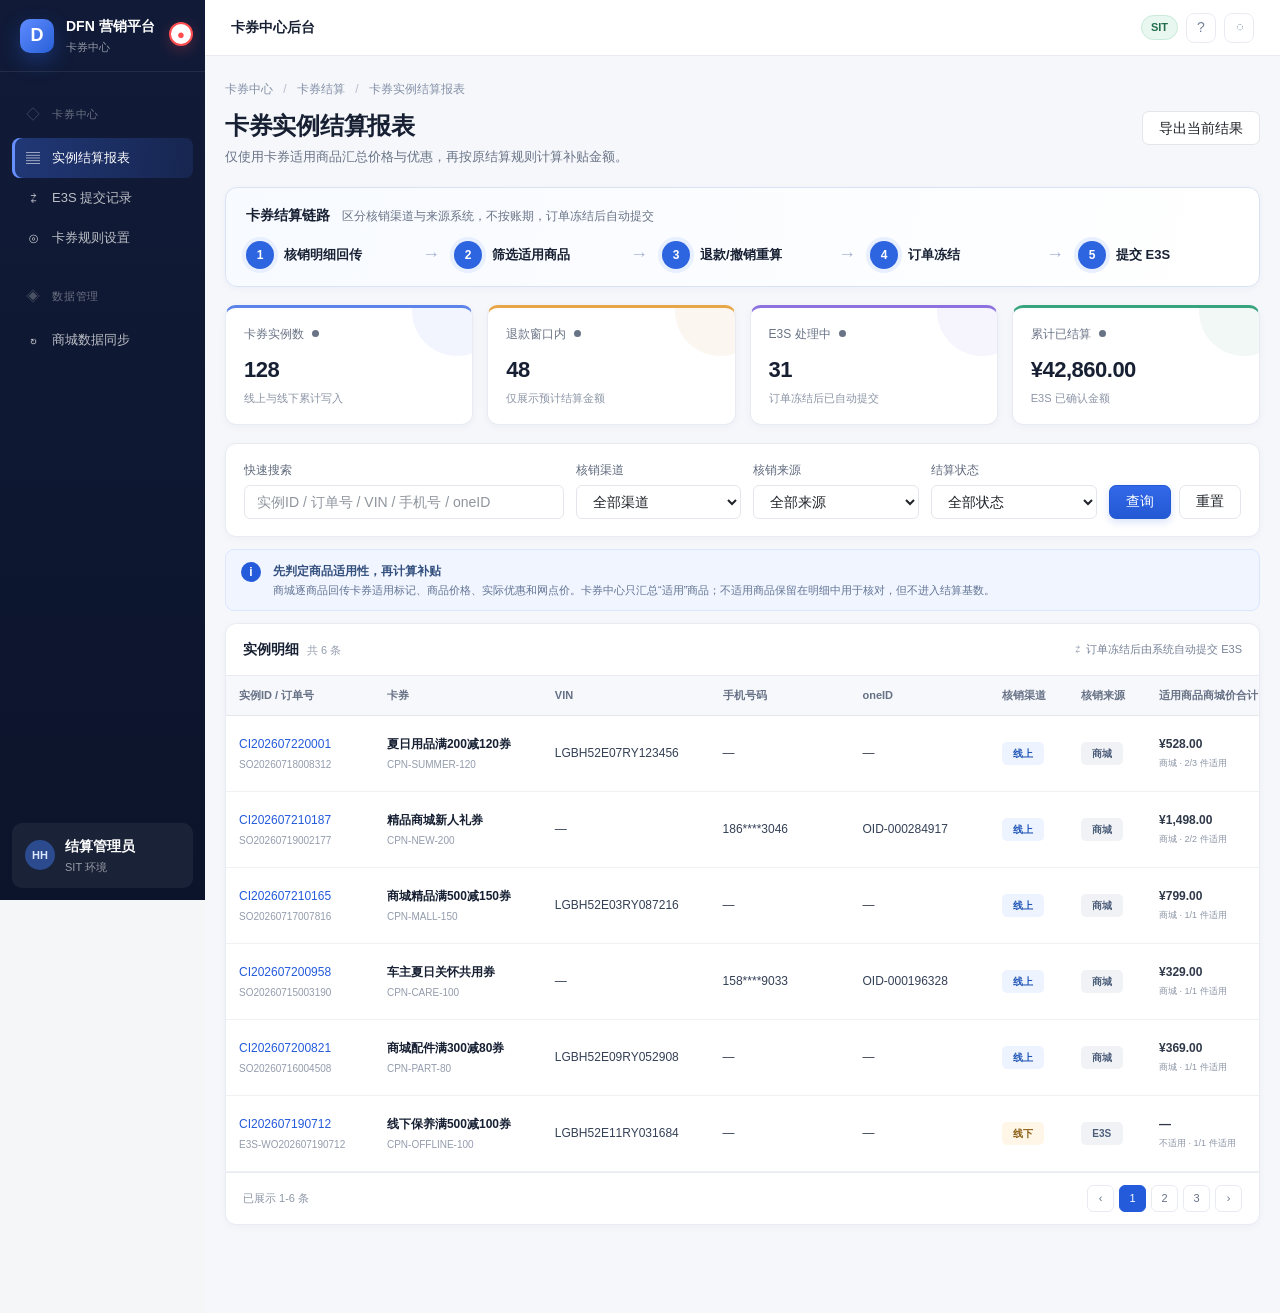
<file: index.html>
<!DOCTYPE html>
<html lang="zh-CN">
<head>
  <meta charset="UTF-8">
  <meta name="viewport" content="width=device-width, initial-scale=1.0">
  <title>商城卡券结算原型</title>
  <link rel="icon" href="data:,">
  <link rel="stylesheet" href="assets/css/global.css">
  <link rel="stylesheet" href="assets/css/app.css">
  <link rel="stylesheet" href="annotations/annotation.css">
</head>
<body>
  <div class="app-layout">
    <aside class="app-sidebar">
      <div class="brand-block">
        <div class="brand-mark">D</div>
        <div><strong>DFN 营销平台</strong><span>卡券中心</span></div>
      </div>
      <nav id="main-nav" class="sidebar-nav"></nav>
      <div class="sidebar-footer">
        <span class="avatar">HH</span>
        <div><strong>结算管理员</strong><span>SIT 环境</span></div>
      </div>
    </aside>
    <section class="workspace">
      <header class="topbar">
        <div class="topbar-title">卡券中心后台</div>
        <div class="topbar-actions"><span class="env-pill">SIT</span><button class="icon-btn" aria-label="帮助">?</button><button class="icon-btn" aria-label="通知">◌</button></div>
      </header>
      <main id="app" class="app-main" aria-live="polite">
        <div class="page-loading">正在加载商城卡券结算报表…</div>
      </main>
    </section>
  </div>

  <div id="toast" class="toast" role="status"></div>
  <script src="mock/data.js"></script>
  <script src="js/common.js"></script>
  <script src="js/app.js"></script>
  <script src="js/nav.js"></script>
  <script>
    window.AnnotationConfig = {
      projectId: "prototype-852ae282",
      dataVersion: "1",
      page: "index"
    };
  </script>
  <script src="annotations/annotations.js"></script>
  <script src="annotations/annotation-runtime.js"></script>
</body>
</html>
</file>
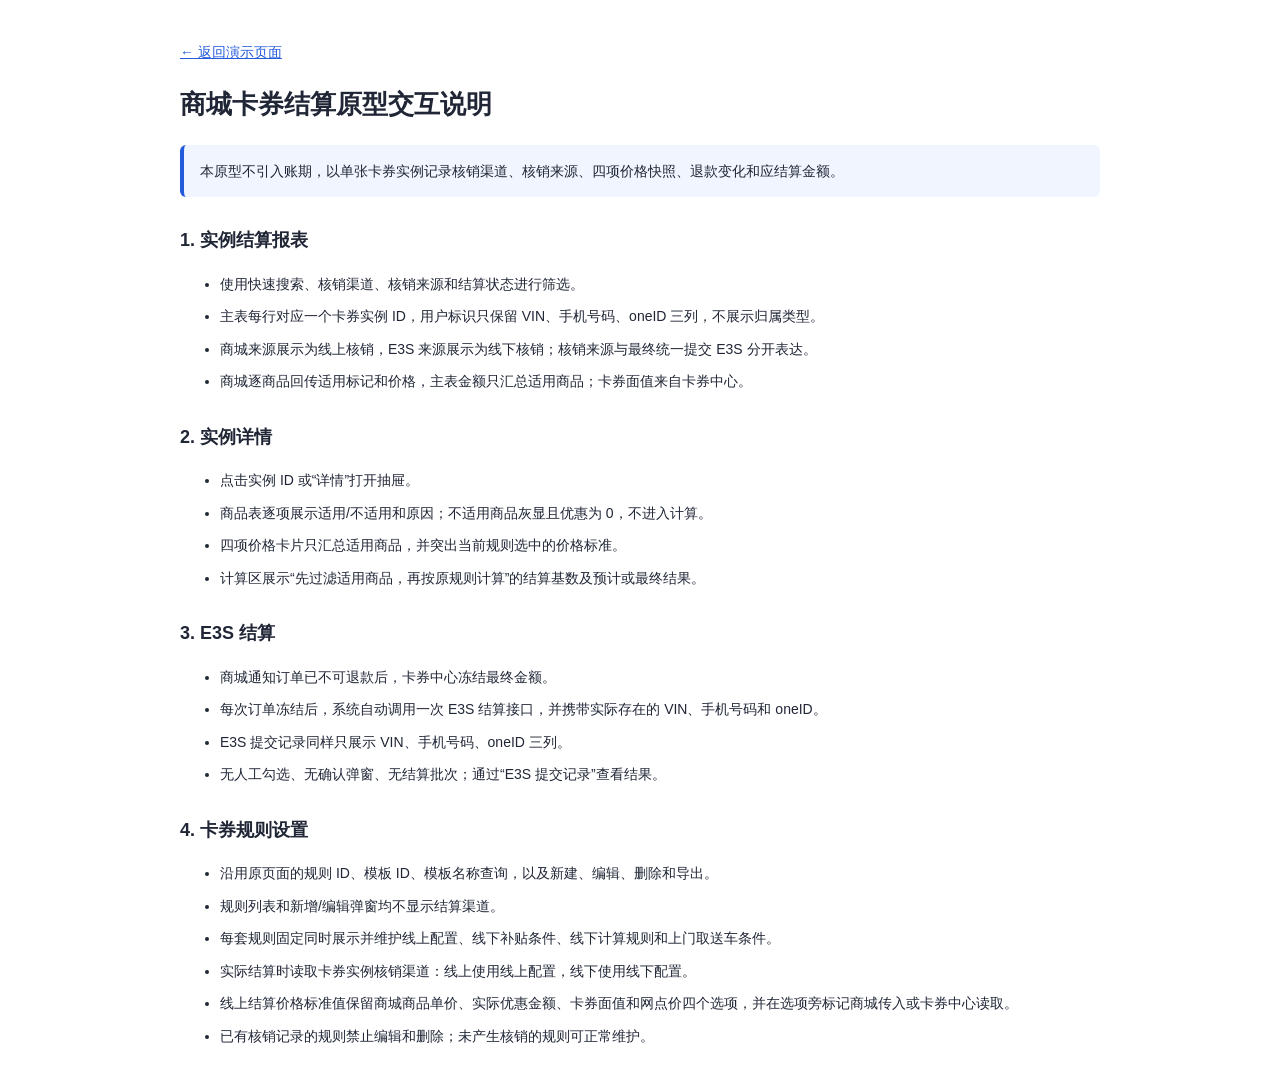
<file: docs/interaction.html>
<!DOCTYPE html>
<html lang="zh-CN">
<head>
  <meta charset="UTF-8">
  <meta name="viewport" content="width=device-width, initial-scale=1.0">
  <title>商城卡券结算原型 - 交互说明</title>
  <style>body{max-width:920px;margin:40px auto;padding:0 24px;color:#202636;font:14px/1.75 -apple-system,BlinkMacSystemFont,"PingFang SC",sans-serif}a{color:#245bdb}h1{font-size:26px}h2{margin-top:28px;font-size:18px}li{margin:8px 0}.note{padding:14px 16px;background:#f0f5ff;border-left:4px solid #245bdb;border-radius:6px}</style>
</head>
<body>
  <a href="../index.html">← 返回演示页面</a>
  <h1>商城卡券结算原型交互说明</h1>
  <p class="note">本原型不引入账期，以单张卡券实例记录核销渠道、核销来源、四项价格快照、退款变化和应结算金额。</p>
  <h2>1. 实例结算报表</h2>
  <ul><li>使用快速搜索、核销渠道、核销来源和结算状态进行筛选。</li><li>主表每行对应一个卡券实例 ID，用户标识只保留 VIN、手机号码、oneID 三列，不展示归属类型。</li><li>商城来源展示为线上核销，E3S 来源展示为线下核销；核销来源与最终统一提交 E3S 分开表达。</li><li>商城逐商品回传适用标记和价格，主表金额只汇总适用商品；卡券面值来自卡券中心。</li></ul>
  <h2>2. 实例详情</h2>
  <ul><li>点击实例 ID 或“详情”打开抽屉。</li><li>商品表逐项展示适用/不适用和原因；不适用商品灰显且优惠为 0，不进入计算。</li><li>四项价格卡片只汇总适用商品，并突出当前规则选中的价格标准。</li><li>计算区展示“先过滤适用商品，再按原规则计算”的结算基数及预计或最终结果。</li></ul>
  <h2>3. E3S 结算</h2>
  <ul><li>商城通知订单已不可退款后，卡券中心冻结最终金额。</li><li>每次订单冻结后，系统自动调用一次 E3S 结算接口，并携带实际存在的 VIN、手机号码和 oneID。</li><li>E3S 提交记录同样只展示 VIN、手机号码、oneID 三列。</li><li>无人工勾选、无确认弹窗、无结算批次；通过“E3S 提交记录”查看结果。</li></ul>
  <h2>4. 卡券规则设置</h2>
  <ul><li>沿用原页面的规则 ID、模板 ID、模板名称查询，以及新建、编辑、删除和导出。</li><li>规则列表和新增/编辑弹窗均不显示结算渠道。</li><li>每套规则固定同时展示并维护线上配置、线下补贴条件、线下计算规则和上门取送车条件。</li><li>实际结算时读取卡券实例核销渠道：线上使用线上配置，线下使用线下配置。</li><li>线上结算价格标准值保留商城商品单价、实际优惠金额、卡券面值和网点价四个选项，并在选项旁标记商城传入或卡券中心读取。</li><li>已有核销记录的规则禁止编辑和删除；未产生核销的规则可正常维护。</li></ul>
</body>
</html>
</file>
<file: assets/css/global.css>
/* ========================================
   Global B端 Design Tokens & Shared Components
   ======================================== */

:root {
  /* ---- Color Palette ---- */
  --color-primary: #3370ff;
  --color-primary-hover: #2860e1;
  --color-success: #34c759;
  --color-warning: #ff9500;
  --color-danger: #ff3b30;
  --color-info: #5ac8fa;

  --color-text-primary: #1f2329;
  --color-text-secondary: #646a73;
  --color-text-disabled: #c0c4cc;
  --color-text-placeholder: #8f959e;

  --color-bg-page: #f5f6f8;
  --color-bg-white: #ffffff;
  --color-bg-hover: #f2f3f5;

  --color-border: #e5e6eb;
  --color-border-light: #f0f1f5;
  --color-divider: #ebecf0;

  /* ---- Typography ---- */
  --font-family: -apple-system, BlinkMacSystemFont, "Segoe UI", "PingFang SC",
    "Hiragino Sans GB", "Microsoft YaHei", Arial, sans-serif;
  --font-size-xs: 12px;
  --font-size-sm: 13px;
  --font-size-base: 14px;
  --font-size-lg: 16px;
  --font-size-xl: 20px;
  --font-size-xxl: 24px;

  /* ---- Spacing ---- */
  --spacing-xs: 4px;
  --spacing-sm: 8px;
  --spacing-md: 12px;
  --spacing-lg: 16px;
  --spacing-xl: 24px;
  --spacing-xxl: 32px;

  /* ---- Border Radius ---- */
  --radius-sm: 4px;
  --radius-md: 6px;
  --radius-lg: 8px;

  /* ---- Shadows ---- */
  --shadow-sm: 0 1px 2px rgba(0, 0, 0, 0.04);
  --shadow-md: 0 4px 12px rgba(0, 0, 0, 0.08);
  --shadow-lg: 0 8px 24px rgba(0, 0, 0, 0.12);
}

/* ---- Reset ---- */
*,
*::before,
*::after {
  box-sizing: border-box;
  margin: 0;
  padding: 0;
}

body {
  color: var(--color-text-primary);
  background: var(--color-bg-page);
  font-family: var(--font-family);
  font-size: var(--font-size-base);
  line-height: 1.5;
  -webkit-font-smoothing: antialiased;
}

a {
  color: var(--color-primary);
  text-decoration: none;
}

a:hover {
  color: var(--color-primary-hover);
}

/* ---- Shared Component: Button ---- */
.btn {
  display: inline-flex;
  align-items: center;
  justify-content: center;
  height: 32px;
  padding: 0 var(--spacing-lg);
  font-size: var(--font-size-base);
  font-weight: 500;
  border: 1px solid var(--color-border);
  border-radius: var(--radius-md);
  background: var(--color-bg-white);
  color: var(--color-text-primary);
  cursor: pointer;
  transition: all 0.2s ease;
  user-select: none;
  white-space: nowrap;
}

.btn:hover {
  border-color: var(--color-primary);
  color: var(--color-primary);
}

.btn:disabled {
  color: var(--color-text-disabled);
  cursor: not-allowed;
}

.btn-primary {
  background: var(--color-primary);
  border-color: var(--color-primary);
  color: #fff;
}

.btn-primary:hover {
  background: var(--color-primary-hover);
  border-color: var(--color-primary-hover);
  color: #fff;
}

.btn-danger {
  background: var(--color-danger);
  border-color: var(--color-danger);
  color: #fff;
}

.btn-danger:hover {
  opacity: 0.85;
  color: #fff;
}

/* ---- Shared Component: Table ---- */
.table-wrapper {
  overflow-x: auto;
}

table {
  width: 100%;
  border-collapse: collapse;
  font-size: var(--font-size-base);
}

thead th {
  padding: var(--spacing-md) var(--spacing-lg);
  text-align: left;
  font-weight: 600;
  color: var(--color-text-secondary);
  background: var(--color-bg-hover);
  border-bottom: 1px solid var(--color-border);
  white-space: nowrap;
}

tbody td {
  padding: var(--spacing-md) var(--spacing-lg);
  border-bottom: 1px solid var(--color-border-light);
}

tbody tr:hover {
  background: var(--color-bg-hover);
}

/* ---- Shared Component: Form ---- */
.form-group {
  margin-bottom: var(--spacing-lg);
}

.form-label {
  display: block;
  margin-bottom: var(--spacing-xs);
  font-size: var(--font-size-base);
  font-weight: 500;
  color: var(--color-text-primary);
}

.form-input,
.form-select,
.form-textarea {
  width: 100%;
  height: 32px;
  padding: 0 var(--spacing-md);
  font-size: var(--font-size-base);
  font-family: var(--font-family);
  color: var(--color-text-primary);
  background: var(--color-bg-white);
  border: 1px solid var(--color-border);
  border-radius: var(--radius-md);
  outline: none;
  transition: border-color 0.2s ease;
}

.form-input:focus,
.form-select:focus,
.form-textarea:focus {
  border-color: var(--color-primary);
}

.form-input::placeholder {
  color: var(--color-text-placeholder);
}

.form-textarea {
  height: auto;
  min-height: 80px;
  padding: var(--spacing-sm) var(--spacing-md);
  resize: vertical;
}

/* ---- Shared Component: Card ---- */
.card {
  background: var(--color-bg-white);
  border: 1px solid var(--color-border);
  border-radius: var(--radius-lg);
  padding: var(--spacing-xl);
  box-shadow: var(--shadow-sm);
}

/* ---- Shared Component: Modal / Dialog ---- */
.modal-overlay {
  position: fixed;
  inset: 0;
  background: rgba(0, 0, 0, 0.45);
  display: flex;
  align-items: center;
  justify-content: center;
  z-index: 1000;
}

.modal-content {
  background: var(--color-bg-white);
  border-radius: var(--radius-lg);
  box-shadow: var(--shadow-lg);
  min-width: 420px;
  max-width: 90vw;
  max-height: 80vh;
  overflow-y: auto;
}

.modal-header {
  display: flex;
  align-items: center;
  justify-content: space-between;
  padding: var(--spacing-lg) var(--spacing-xl);
  border-bottom: 1px solid var(--color-border);
}

.modal-body {
  padding: var(--spacing-xl);
}

.modal-footer {
  display: flex;
  justify-content: flex-end;
  gap: var(--spacing-sm);
  padding: var(--spacing-lg) var(--spacing-xl);
  border-top: 1px solid var(--color-border);
}

/* ---- Shared Component: Pagination ---- */
.pagination {
  display: flex;
  align-items: center;
  justify-content: center;
  gap: var(--spacing-xs);
  padding: var(--spacing-lg) 0;
}

.pagination-item {
  display: inline-flex;
  align-items: center;
  justify-content: center;
  min-width: 32px;
  height: 32px;
  padding: 0 var(--spacing-sm);
  font-size: var(--font-size-base);
  border: 1px solid var(--color-border);
  border-radius: var(--radius-md);
  background: var(--color-bg-white);
  color: var(--color-text-primary);
  cursor: pointer;
  transition: all 0.2s ease;
}

.pagination-item:hover {
  border-color: var(--color-primary);
  color: var(--color-primary);
}

.pagination-item.active {
  background: var(--color-primary);
  border-color: var(--color-primary);
  color: #fff;
}

/* ---- Shared Component: Advanced Search Bar ---- */
.search-bar {
  display: flex;
  align-items: center;
  gap: var(--spacing-md);
  padding: var(--spacing-lg);
  background: var(--color-bg-white);
  border: 1px solid var(--color-border);
  border-radius: var(--radius-lg);
  margin-bottom: var(--spacing-lg);
}

.search-bar .form-input,
.search-bar .form-select {
  width: auto;
  min-width: 160px;
}

/* ---- Utility ---- */
.text-secondary {
  color: var(--color-text-secondary);
}

.text-muted {
  color: var(--color-text-disabled);
}

.mt-lg {
  margin-top: var(--spacing-lg);
}

.mb-lg {
  margin-bottom: var(--spacing-lg);
}
</file>
<file: assets/css/app.css>
:root {
  --sidebar: #101a36;
  --sidebar-soft: #172445;
  --ink: #172033;
  --muted: #697386;
  --blue: #245bdb;
  --blue-soft: #edf3ff;
  --green: #18855b;
  --green-soft: #eaf8f2;
  --amber: #b96908;
  --amber-soft: #fff5e7;
  --purple: #6f4bd8;
  --purple-soft: #f3efff;
  --line: #e8ebf2;
}

body { min-width: 1180px; color: var(--ink); }
button, input, select { font: inherit; }
input[type="checkbox"] { width: 15px; height: 15px; accent-color: var(--blue); cursor: pointer; }
input[type="checkbox"]:disabled { cursor: not-allowed; }

.app-layout { display: flex; min-height: 100vh; }
.app-sidebar {
  position: fixed; inset: 0 auto 0 0; width: 228px; padding: 0; color: #fff;
  background: linear-gradient(180deg, #111b38 0%, #0c142b 100%); border: 0;
  display: flex; flex-direction: column; z-index: 20;
}
.brand-block { height: 72px; display: flex; align-items: center; gap: 12px; padding: 0 20px; border-bottom: 1px solid rgba(255,255,255,.08); }
.brand-mark { width: 34px; height: 34px; display: grid; place-items: center; border-radius: 10px; background: linear-gradient(135deg, #5f8bff, #2860d8); font-weight: 800; font-size: 18px; box-shadow: 0 8px 20px rgba(36,91,219,.35); }
.brand-block strong, .sidebar-footer strong { display: block; font-size: 14px; }
.brand-block span, .sidebar-footer span { display: block; margin-top: 2px; color: rgba(255,255,255,.55); font-size: 11px; }
.sidebar-nav { flex: 1; overflow-y: auto; padding: 18px 12px; }
.nav-list { list-style: none; }
.nav-list--sub { padding: 4px 0 14px; }
.nav-link { display: flex; align-items: center; gap: 10px; min-height: 40px; padding: 8px 12px; border-radius: 8px; border-left: 0; color: rgba(255,255,255,.72); font-size: 13px; }
.nav-link:hover { background: rgba(255,255,255,.06); color: #fff; }
.nav-link.active { background: linear-gradient(90deg, rgba(64,112,241,.35), rgba(64,112,241,.14)); color: #fff; border-left: 0; box-shadow: inset 3px 0 #6790ff; }
.nav-link--group { margin-top: 4px; color: rgba(255,255,255,.38); font-size: 11px; text-transform: uppercase; letter-spacing: .8px; pointer-events: none; }
.nav-link--group .nav-icon { opacity: .65; }
.nav-icon { width: 18px; text-align: center; font-size: 14px; }
.sidebar-footer { display: flex; align-items: center; gap: 10px; margin: 12px; padding: 13px; border-radius: 10px; background: rgba(255,255,255,.06); }
.avatar { width: 30px; height: 30px; display: grid !important; place-items: center; flex: none; margin: 0 !important; border-radius: 50%; color: #dce7ff !important; background: #2b4b8e; font-size: 11px !important; font-weight: 700; }

.workspace { min-width: 0; min-height: 100vh; margin-left: 228px; flex: 1; background: #f5f7fb; }
.topbar { height: 56px; position: sticky; top: 0; z-index: 15; display: flex; align-items: center; justify-content: space-between; padding: 0 26px; background: rgba(255,255,255,.96); border-bottom: 1px solid var(--line); backdrop-filter: blur(10px); }
.topbar-title { font-size: 14px; font-weight: 600; }
.topbar-actions { display: flex; gap: 8px; align-items: center; }
.env-pill { padding: 3px 9px; color: #236c4c; background: #e8f7ef; border: 1px solid #c9ead9; border-radius: 999px; font-size: 11px; font-weight: 700; }
.icon-btn { width: 30px; height: 30px; border: 1px solid var(--line); border-radius: 8px; color: #748096; background: #fff; cursor: pointer; }
.app-main { min-width: 0; padding: 24px 28px 88px; background: #f5f7fb; }
.page-loading { margin: 80px auto; color: var(--muted); text-align: center; }
.breadcrumb { margin-bottom: 13px; color: #8490a6; font-size: 12px; }
.breadcrumb span { margin: 0 7px; color: #b5bdca; }
.page-head { display: flex; justify-content: space-between; gap: 20px; margin-bottom: 20px; }
.page-head h1 { margin: 0 0 6px; font-size: 24px; line-height: 1.25; letter-spacing: -.3px; }
.page-head p { margin: 0; color: var(--muted); font-size: 13px; }
.page-actions { display: flex; gap: 10px; align-items: flex-start; }
.btn { height: 34px; border-radius: 7px; }
.btn-primary { background: linear-gradient(180deg, #3269e8, #2459d4); border-color: #2459d4; box-shadow: 0 3px 8px rgba(36,89,212,.18); }

.process-strip { margin-bottom: 18px; padding: 17px 20px; border: 1px solid #dae3f5; border-radius: 12px; background: linear-gradient(100deg, #f7faff, #fff); box-shadow: 0 2px 7px rgba(28,52,93,.04); }
.process-title { display: flex; align-items: baseline; gap: 12px; margin-bottom: 15px; }
.process-title strong { font-size: 14px; }
.process-title span { color: var(--muted); font-size: 12px; }
.process-steps { display: flex; align-items: center; }
.process-step { display: flex; align-items: center; gap: 10px; min-width: 170px; flex: 1; }
.step-index { width: 28px; height: 28px; display: grid; place-items: center; flex: none; color: #fff; background: #2d64df; border-radius: 50%; font-size: 12px; font-weight: 700; box-shadow: 0 0 0 4px #e8efff; }
.process-step strong, .process-step small { display: block; }
.process-step strong { font-size: 13px; }
.process-step small { margin-top: 2px; color: var(--muted); font-size: 11px; white-space: nowrap; }
.step-arrow { margin: 0 14px 0 6px; color: #a6b5d3; font-size: 18px; }

.metrics-grid { display: grid; grid-template-columns: repeat(4, minmax(0, 1fr)); gap: 14px; margin-bottom: 18px; }
.metric-card { position: relative; overflow: hidden; min-height: 120px; padding: 17px 18px; border: 1px solid var(--line); border-radius: 11px; background: #fff; box-shadow: 0 2px 8px rgba(22,40,78,.04); }
.metric-card::after { content: ''; position: absolute; width: 90px; height: 90px; top: -42px; right: -30px; border-radius: 50%; background: currentColor; opacity: .06; }
.metric-label { display: flex; align-items: center; gap: 8px; color: var(--muted); font-size: 12px; }
.metric-dot { width: 7px; height: 7px; border-radius: 50%; background: currentColor; }
.metric-value { margin: 10px 0 4px; color: var(--ink); font-size: 26px; font-weight: 750; letter-spacing: -.5px; }
.metric-foot { color: #8b95a6; font-size: 11px; }
.metric-blue { color: var(--blue); border-top: 3px solid #5b83e8; }
.metric-amber { color: var(--amber); border-top: 3px solid #e7a748; }
.metric-purple { color: var(--purple); border-top: 3px solid #8d71df; }
.metric-green { color: var(--green); border-top: 3px solid #37a47d; }

.content-card { border: 1px solid var(--line); border-radius: 11px; background: #fff; box-shadow: 0 2px 9px rgba(23,42,76,.035); }
.filter-card { margin-bottom: 12px; padding: 17px 18px; }
.filter-grid { display: grid; grid-template-columns: minmax(250px, 1.35fr) minmax(150px, .68fr) minmax(165px, .75fr) minmax(125px, .56fr) auto; gap: 12px; align-items: end; }
.filter-grid label > span { display: block; margin-bottom: 6px; color: #5f6a7d; font-size: 12px; }
.filter-grid .form-input, .filter-grid .form-select { height: 34px; }
.filter-grid .form-select:disabled { color: #4e5969; background: #f7f8fa; }
.filter-actions { display: flex; gap: 8px; }
.report-filter-grid { grid-template-columns: minmax(280px, 1.35fr) repeat(3, minmax(145px, .7fr)) auto; }
.rule-filter-grid { grid-template-columns: repeat(3, minmax(180px, 1fr)) auto; }
.rule-notice { display: flex; gap: 12px; align-items: flex-start; margin-bottom: 12px; padding: 12px 15px; color: #34507e; background: #f0f5ff; border: 1px solid #dce7ff; border-radius: 9px; }
.notice-icon { width: 20px; height: 20px; display: grid; place-items: center; flex: none; border-radius: 50%; color: #fff; background: var(--blue); font-size: 12px; font-weight: 700; }
.rule-notice strong { display: block; margin-bottom: 2px; font-size: 12px; }
.rule-notice p { margin: 0; color: #627494; font-size: 11px; }

.table-card { overflow: hidden; }
.table-toolbar { min-height: 52px; display: flex; justify-content: space-between; align-items: center; padding: 0 17px; border-bottom: 1px solid var(--line); }
.table-toolbar strong { font-size: 14px; }
.table-toolbar > div > span { margin-left: 8px; color: #939cad; font-size: 11px; }
.table-hint { color: #778297; font-size: 11px; }
.lock-icon { margin-right: 5px; color: var(--blue); }
.table-wrapper { overflow: auto; }
table { min-width: 1120px; font-size: 12px; }
#settlement-table { min-width: 2300px; }
.submission-table { min-width: 1480px; }
thead th { padding: 11px 13px; color: #667186; background: #f7f8fb; font-size: 11px; }
tbody td { padding: 13px; vertical-align: middle; }
tbody tr:hover { background: #f8faff; }
.check-cell { width: 36px; padding-right: 4px !important; text-align: center; }
.cell-title { display: block; max-width: 230px; overflow: hidden; font-size: 12px; text-overflow: ellipsis; white-space: nowrap; }
.cell-sub { display: block; margin-top: 4px; color: #939cad; font-size: 10px; font-weight: 400; white-space: nowrap; }
.owner-cell { min-width: 150px; }
.owner-cell strong, .owner-cell small { display: block; }
.owner-cell strong { margin-top: 5px; color: #2b3446; font-size: 10px; white-space: nowrap; }
.owner-cell small { margin-top: 2px; color: #8a95a7; font-size: 9px; white-space: nowrap; }
.owner-tag { display: inline-flex; padding: 3px 7px; border-radius: 5px; font-size: 9px; font-weight: 600; }
.owner-tag.vin { color: #2458b7; background: #edf3ff; }
.owner-tag.oneid { color: #7047be; background: #f3efff; }
.identity-cell { min-width: 125px; color: #344056; font-variant-numeric: tabular-nums; white-space: nowrap; }
.writeoff-tag, .source-system-tag { display: inline-flex; align-items: center; justify-content: center; min-width: 42px; padding: 4px 8px; border-radius: 5px; font-size: 10px; font-weight: 650; white-space: nowrap; }
.writeoff-tag.online { color: #2458b7; background: #edf3ff; }
.writeoff-tag.offline { color: #8a5e15; background: #fff6e7; }
.source-system-tag { color: #4d5e7b; background: #f0f2f5; }
.snapshot-cell { min-width: 126px; }
.snapshot-cell strong, .snapshot-cell small { display: block; white-space: nowrap; }
.snapshot-cell strong { color: #30394a; font-variant-numeric: tabular-nums; }
.snapshot-cell small { margin-top: 4px; color: #8b95a6; font-size: 9px; }
.basis-type { display: inline-flex; padding: 4px 7px; color: #2558b8; background: #eef4ff; border-radius: 5px; font-size: 10px; white-space: nowrap; }
.amount-cell { color: #30394a; font-variant-numeric: tabular-nums; white-space: nowrap; }
.deduction { color: #c14a45 !important; }
.emphasized { color: #1e4fb6; font-weight: 700; }
.rule-line { display: block; color: #172033; font-weight: 700; }
.link-btn { padding: 0; border: 0; color: #245bdb; background: transparent; font-size: 12px; cursor: pointer; }
.link-btn:hover { color: #1744a9; text-decoration: underline; }
.status-pill { display: inline-flex; align-items: center; gap: 6px; padding: 4px 8px; border-radius: 999px; font-size: 10px; font-weight: 600; white-space: nowrap; }
.status-pill i { width: 5px; height: 5px; border-radius: 50%; background: currentColor; }
.status-warn { color: #a85c05; background: var(--amber-soft); }
.status-ready { color: #6542c6; background: var(--purple-soft); }
.status-info { color: #245bdb; background: var(--blue-soft); }
.status-done { color: #147550; background: var(--green-soft); }
.status-muted { color: #737d8f; background: #f0f2f5; }
.table-footer { display: flex; justify-content: space-between; align-items: center; min-height: 52px; padding: 0 17px; color: #8b95a6; border-top: 1px solid var(--line); font-size: 11px; }
.pager { display: flex; gap: 5px; }
.pager button { min-width: 27px; height: 27px; border: 1px solid var(--line); border-radius: 6px; color: #667186; background: #fff; }
.pager button.active { color: #fff; background: var(--blue); border-color: var(--blue); }

.prototype-layer { position: fixed; inset: 0; z-index: 1200; }
.layer-backdrop { position: absolute; inset: 0; background: rgba(8,15,31,.48); backdrop-filter: blur(1px); }
.detail-drawer { position: absolute; top: 0; right: 0; bottom: 0; width: min(760px, 72vw); display: flex; flex-direction: column; background: #f7f8fb; box-shadow: -20px 0 60px rgba(8,15,31,.2); animation: slideIn .24s ease-out; }
@keyframes slideIn { from { transform: translateX(100%); } to { transform: translateX(0); } }
.drawer-head { min-height: 78px; display: flex; justify-content: space-between; align-items: center; padding: 16px 22px; background: #fff; border-bottom: 1px solid var(--line); }
.eyebrow { display: block; margin-bottom: 4px; color: #748096; font-size: 10px; letter-spacing: .3px; }
.drawer-head h2 { margin: 0; font-size: 19px; }
.close-btn { width: 32px; height: 32px; color: #677286; background: #f4f5f7; border: 0; border-radius: 8px; font-size: 22px; cursor: pointer; }
.drawer-body { flex: 1; overflow-y: auto; padding: 18px 20px; }
.drawer-footer { display: flex; justify-content: flex-end; gap: 9px; padding: 13px 20px; background: #fff; border-top: 1px solid var(--line); }
.detail-summary { display: grid; grid-template-columns: 1.15fr 1fr .7fr .8fr; gap: 1px; margin-bottom: 13px; overflow: hidden; border: 1px solid var(--line); border-radius: 10px; background: var(--line); }
.detail-summary > div { padding: 13px 14px; background: #fff; }
.detail-summary span, .detail-summary strong { display: block; }
.detail-summary > div > span { margin-bottom: 5px; color: #8b95a6; font-size: 10px; }
.detail-summary > div > strong { font-size: 11px; }
.detail-summary .owner-tag { display: inline-flex; }
.detail-summary .owner-cell strong { margin-top: 4px; font-size: 10px; }
.detail-summary .detail-order { display: block; margin-top: 5px; color: #8b95a6; font-size: 9px; }
.identity-summary strong, .identity-summary small { display: block; white-space: nowrap; }
.identity-summary strong { color: #2b3446; font-size: 10px; }
.identity-summary small { margin-top: 3px; color: #7f8a9d; font-size: 9px; }
.price-snapshot-grid { display: grid; grid-template-columns: repeat(4, minmax(0, 1fr)); gap: 9px; margin-bottom: 13px; }
.price-card { min-height: 94px; padding: 12px; border: 1px solid #e1e6ef; border-radius: 8px; background: #fbfcfe; }
.price-card > span, .price-card > strong, .price-card > small { display: block; }
.price-card > span { color: #778397; font-size: 10px; }
.price-card > strong { margin-top: 8px; color: #263247; font-size: 17px; font-variant-numeric: tabular-nums; }
.price-card > small { margin-top: 6px; color: #8b95a6; font-size: 9px; }
.price-card.selected { border-color: #9eb9f3; background: #f3f7ff; box-shadow: inset 0 0 0 1px #dce7ff; }
.price-card.selected > span::after { content: '当前基准'; margin-left: 6px; padding: 2px 5px; color: #245bdb; background: #e4edff; border-radius: 4px; font-size: 8px; }
.amount-bridge { display: flex; align-items: stretch; gap: 12px; margin-bottom: 13px; padding: 14px; border: 1px solid #dbe5f8; border-radius: 10px; background: linear-gradient(100deg, #f5f8ff, #fff); }
.amount-bridge > div { flex: 1; }
.amount-bridge > div span, .amount-bridge > div strong { display: block; }
.amount-bridge span { margin-bottom: 5px; color: #78849a; font-size: 10px; }
.amount-bridge strong { font-size: 20px; }
.amount-bridge > b { align-self: center; color: #a2acbc; font-size: 18px; }
.amount-final { padding-left: 13px; border-left: 1px solid #dbe5f8; }
.amount-final strong { color: #245bdb; }
.detail-section { margin-bottom: 13px; padding: 16px; border: 1px solid var(--line); border-radius: 10px; background: #fff; }
.section-title { display: flex; justify-content: space-between; align-items: flex-start; margin-bottom: 13px; }
.section-title h3 { margin: 0 0 3px; font-size: 13px; }
.section-title p { margin: 0; color: #8b95a6; font-size: 10px; }
.source-badge { padding: 3px 7px; color: #2758b9; background: #eef4ff; border: 1px solid #dce8ff; border-radius: 5px; font-size: 9px; }
.mini-table { overflow: auto; border: 1px solid var(--line); border-radius: 8px; }
.mini-table table { min-width: 680px; }
.mini-table th, .mini-table td { padding: 9px 10px; font-size: 10px; }
.mini-table td strong { font-size: 10px; }
.applicable-tag { display: inline-flex; padding: 3px 7px; border-radius: 5px; font-size: 9px; font-weight: 700; white-space: nowrap; }
.applicable-tag.yes { color: #147550; background: #e8f7f1; }
.applicable-tag.no { color: #9a5360; background: #fff0f2; }
.non-applicable-row { color: #8b95a6; background: #fafafa; }
.non-applicable-row:hover { background: #f7f7f7; }
.non-applicable-row td:not(:first-child) { opacity: .82; }
.calc-panel { background: linear-gradient(110deg, #fff, #f8faff); }
.formula { display: flex; align-items: center; justify-content: center; gap: 18px; padding: 14px; border-radius: 8px; background: #f5f7fb; }
.formula > span { min-width: 110px; text-align: center; font-size: 18px; font-weight: 750; }
.formula small { display: block; margin-top: 3px; color: #8791a3; font-size: 9px; font-weight: 400; }
.formula > b { color: #9aa4b5; font-size: 18px; }
.formula-result { color: #245bdb; }
.inline-warning { margin-top: 10px; padding: 9px 11px; color: #8d5b16; background: #fff7e8; border-radius: 7px; font-size: 10px; }
.timeline { position: relative; padding-left: 5px; }
.timeline-item { position: relative; display: grid; grid-template-columns: 12px 120px 1fr; gap: 9px; padding-bottom: 14px; }
.timeline-item::before { content: ''; position: absolute; top: 11px; bottom: -3px; left: 5px; width: 1px; background: #dfe4ec; }
.timeline-item:last-child::before { display: none; }
.timeline-item > i { width: 11px; height: 11px; margin-top: 2px; border: 3px solid #c5d1e6; border-radius: 50%; background: #fff; }
.timeline-item.latest > i { border-color: #5f86e4; }
.timeline-item time { color: #8a95a8; font-size: 9px; }
.timeline-item strong { font-size: 10px; }
.timeline-item p { grid-column: 3; margin: 2px 0 0; color: #727e92; font-size: 10px; }

.final-step-banner, .submission-proof { display: flex; gap: 12px; align-items: flex-start; padding: 14px; color: #225e49; background: #edf9f4; border: 1px solid #d4efe4; border-radius: 9px; }
.gate-icon { width: 26px; height: 26px; display: grid; place-items: center; flex: none; color: #fff; background: #22936c; border-radius: 50%; font-weight: 700; }
.final-step-banner strong, .submission-proof strong { display: block; font-size: 12px; }
.final-step-banner p, .submission-proof p { margin: 3px 0 0; color: #56806f; font-size: 10px; }
.submission-proof { margin-top: 10px; }

.rule-hero { display: flex; justify-content: space-between; align-items: center; margin-bottom: 14px; padding: 20px; color: #fff; background: linear-gradient(120deg, #1c3567, #285fc9); border-radius: 12px; box-shadow: 0 10px 24px rgba(37,82,171,.18); }
.rule-hero h2 { margin: 0 0 5px; font-size: 19px; }
.rule-hero p { margin: 0; color: rgba(255,255,255,.67); font-size: 11px; }
.rule-hero .eyebrow { color: #aac4ff; }
.shared-badge { padding: 7px 11px; color: #dfe9ff; background: rgba(255,255,255,.1); border: 1px solid rgba(255,255,255,.2); border-radius: 999px; font-size: 11px; }
.route-diagram { display: flex; align-items: center; justify-content: center; gap: 22px; margin-bottom: 14px; padding: 20px; border: 1px solid var(--line); border-radius: 11px; background: #fff; }
.route-source, .route-decision { min-width: 160px; padding: 13px 16px; border: 1px solid #d9e3f7; border-radius: 9px; background: #f7faff; text-align: center; }
.route-source span, .route-source strong, .route-decision span, .route-decision strong { display: block; }
.route-source span, .route-decision span { margin-bottom: 3px; color: #8994a7; font-size: 9px; }
.route-source strong, .route-decision strong { font-size: 12px; }
.route-arrow, .route-branch { color: #8da4d0; font-size: 20px; line-height: 1.6; }
.route-targets { display: grid; gap: 7px; min-width: 210px; }
.route-targets div { display: flex; justify-content: space-between; padding: 10px 12px; border-radius: 8px; }
.route-targets div:first-child { color: #2658ba; background: #eef4ff; }
.route-targets div:last-child { color: #8a5e15; background: #fff6e7; }
.route-targets b { font-size: 11px; }
.route-targets span { font-size: 9px; }
.adjustment-route { gap: 14px; }
.adjustment-route .route-source { min-width: 140px; }
.adjustment-route .route-decision { min-width: 190px; }
.adjustment-table { min-width: 1280px; }
.rule-management-table { min-width: 1480px; }
.channel-scope { display: inline-flex; padding: 4px 8px; color: #2458b7; background: #edf3ff; border-radius: 5px; white-space: nowrap; }
.rule-actions { min-width: 92px; white-space: nowrap; }
.rule-actions .link-btn + .link-btn { margin-left: 12px; }
.danger-link { color: #c14444; }
.danger-link:hover { color: #962d2d; }
.btn-danger { color: #fff; background: #cf4646; border-color: #cf4646; }
.rule-modal { width: 860px; max-height: 88vh; }
.rule-modal h2, .confirm-rule-modal h2 { margin: 0; font-size: 18px; }
.rule-form-body { background: #f7f8fb; }
.rule-form-grid { display: grid; grid-template-columns: repeat(2, minmax(0, 1fr)); gap: 16px; }
.rule-form-grid label > span { display: block; margin-bottom: 6px; color: #5f6a7d; font-size: 12px; }
.rule-form-grid label > span em { margin-left: 6px; padding: 2px 5px; color: #245bdb; background: #edf3ff; border-radius: 4px; font-size: 9px; font-style: normal; }
.rule-form-grid label > small { display: block; margin-top: 6px; color: #8490a3; font-size: 10px; line-height: 1.5; }
.rule-form-wide { grid-column: 1 / -1; }
.runtime-routing-note { display: flex; align-items: flex-start; gap: 10px; margin-top: 16px; padding: 12px 14px; color: #35527f; background: #f0f5ff; border: 1px solid #dce7ff; border-radius: 8px; }
.runtime-routing-note strong { flex: none; font-size: 11px; }
.runtime-routing-note span { color: #667895; font-size: 10px; line-height: 1.55; }
.runtime-rule-route { margin-bottom: 14px; }
.rule-config-section { margin-top: 16px; padding: 16px; border: 1px solid #e1e5ed; border-radius: 9px; background: #fff; }
.rule-section-title { display: flex; align-items: center; gap: 9px; margin-bottom: 14px; }
.rule-section-title strong { font-size: 13px; }
.rule-section-title span { padding: 2px 6px; color: #778397; background: #f0f2f5; border-radius: 4px; font-size: 9px; }
.condition-grid { display: grid; grid-template-columns: repeat(2, minmax(0, 1fr)); gap: 10px 18px; }
.condition-grid label, .radio-options label { color: #465267; font-size: 11px; }
.condition-grid input, .radio-options input, .switch-row input { accent-color: var(--blue); }
.rule-calc-grid { display: grid; grid-template-columns: repeat(2, minmax(0, 1fr)); gap: 16px; margin-bottom: 14px; }
.rule-calc-grid label > span { display: block; margin-bottom: 6px; color: #5f6a7d; font-size: 11px; }
.value-input { display: flex; align-items: center; gap: 8px; }
.value-input b { min-width: 18px; color: #7d8799; font-size: 11px; }
.rule-config-section fieldset { margin: 0; padding: 0; border: 0; }
.rule-config-section legend { margin-bottom: 9px; color: #5f6a7d; font-size: 11px; }
.radio-options { display: grid; grid-template-columns: repeat(4, minmax(0, 1fr)); gap: 9px; }
.radio-options.source-aware label { display: flex; align-items: flex-start; gap: 7px; min-height: 58px; padding: 9px; border: 1px solid #e0e5ed; border-radius: 7px; background: #fafbfc; }
.radio-options.source-aware label > span { display: block; line-height: 1.35; }
.radio-options.source-aware label small { display: block; margin-top: 5px; color: #78849a; font-size: 9px; }
.field-help { display: block; margin-top: 9px; color: #748096; font-size: 10px; line-height: 1.55; }
.switch-row { display: flex; align-items: center; justify-content: space-between; color: #465267; font-size: 11px; }
.switch-row input { width: 34px; height: 18px; }
.confirm-rule-modal { width: 460px; min-width: 0; }
.confirm-rule-modal p { margin: 0; color: #445065; line-height: 1.7; }
.confirm-rule-modal .delete-warning { margin-top: 8px; color: #c14444; font-size: 11px; }
.original-rule { display: inline-flex; padding: 6px 9px; color: #34445f; background: #f2f4f8; border-radius: 6px; white-space: nowrap; }
.adjustment-cell { display: inline-flex; max-width: 210px; padding: 6px 9px; color: #2558b8; background: #eef4ff; border-radius: 6px; line-height: 1.45; }
.adjusted-result { color: #176f50; white-space: nowrap; }
.channel-tag { display: inline-flex; padding: 4px 8px; border-radius: 5px; font-size: 10px; }
.channel-tag.online { color: #2658ba; background: #eef4ff; }
.channel-tag.offline { color: #8a5e15; background: #fff6e7; }
.final-step-banner { margin-bottom: 14px; }
.empty-panel { display: grid; place-items: center; min-height: 430px; padding: 40px; border: 1px dashed #ced6e4; border-radius: 12px; color: #778398; background: #fff; text-align: center; }
.empty-panel span { font-size: 40px; color: #7694da; }
.empty-panel h2 { margin: 12px 0 0; color: #31405c; font-size: 18px; }
.empty-panel p { max-width: 500px; margin: -30px 0 0; font-size: 12px; line-height: 1.7; }
.toast { position: fixed; top: 72px; left: 50%; z-index: 2000; padding: 10px 16px; color: #fff; background: #1c2b46; border-radius: 8px; box-shadow: 0 8px 24px rgba(12,23,48,.2); font-size: 12px; opacity: 0; transform: translate(-50%, -15px); transition: .2s ease; pointer-events: none; }
.toast.visible { opacity: 1; transform: translate(-50%, 0); }

@media (max-width: 1280px) {
  body { min-width: 1024px; }
  .app-sidebar { width: 205px; }
  .workspace { margin-left: 205px; }
  .app-main { padding-left: 20px; padding-right: 20px; }
  .process-step small { display: none; }
  .metric-value { font-size: 22px; }
}

@media (max-width: 760px) {
  body { min-width: 0; }
  .app-sidebar { position: static; width: 74px; }
  .brand-block { justify-content: center; padding: 0; }
  .brand-block > div:last-child, .nav-label, .sidebar-footer > div { display: none; }
  .nav-link { justify-content: center; padding: 10px; }
  .sidebar-footer { justify-content: center; padding: 10px; }
  .workspace { margin-left: 0; min-width: 0; }
  .topbar { padding: 0 14px; }
  .app-main { padding: 16px 12px 80px; }
  .page-head { display: block; }
  .page-actions { margin-top: 12px; }
  .process-steps { overflow-x: auto; }
  .process-step { min-width: 135px; }
  .metrics-grid { grid-template-columns: repeat(2, 1fr); }
  .filter-grid { grid-template-columns: 1fr; }
  .report-filter-grid { grid-template-columns: 1fr; }
  .rule-filter-grid { grid-template-columns: 1fr; }
  .detail-drawer { width: calc(100vw - 48px); }
  .detail-summary { grid-template-columns: 1fr; }
  .price-snapshot-grid { grid-template-columns: repeat(2, minmax(0, 1fr)); }
  .amount-bridge { flex-wrap: wrap; }
  .rule-modal { width: calc(100vw - 28px); min-width: 0; }
  .rule-form-grid { grid-template-columns: 1fr; }
  .rule-form-wide { grid-column: auto; }
  .condition-grid, .rule-calc-grid { grid-template-columns: 1fr; }
  .radio-options { grid-template-columns: repeat(2, minmax(0, 1fr)); }
  .adjustment-route { flex-direction: column; align-items: stretch; gap: 8px; }
  .adjustment-route .route-source,
  .adjustment-route .route-decision,
  .adjustment-route .route-targets { min-width: 0; }
  .adjustment-route .route-arrow,
  .adjustment-route .route-branch { align-self: center; line-height: 1; transform: rotate(90deg); }
  .runtime-rule-route { flex-direction: column; align-items: stretch; gap: 8px; }
  .runtime-rule-route .route-source,
  .runtime-rule-route .route-decision,
  .runtime-rule-route .route-targets { min-width: 0; }
  .runtime-rule-route .route-arrow { align-self: center; line-height: 1; transform: rotate(90deg); }
}
</file>
<file: annotations/annotation.css>
/* Prototype annotation runtime. All selectors are scoped with anno-. */
#anno-toggle-btn {
  position: fixed;
  top: 22px;
  left: 192px;
  z-index: 99990;
  width: 24px;
  height: 24px;
  border: 2px solid #ff4d4f;
  border-radius: 50%;
  background: #fff;
  color: #ff4d4f;
  box-shadow: 0 4px 14px rgba(255, 77, 79, 0.25);
  cursor: pointer;
  font-size: 13px;
  font-weight: 700;
  line-height: 1;
}

#anno-toggle-btn:hover {
  background: #fff1f0;
}

#anno-toggle-btn.anno-hidden {
  border-color: #d9d9d9;
  color: #8c8c8c;
  box-shadow: 0 4px 14px rgba(0, 0, 0, 0.12);
}

@media (max-width: 760px) {
  #anno-toggle-btn {
    top: 24px;
    left: 42px;
  }
}

#anno-overlay {
  position: fixed;
  inset: 0;
  z-index: 99980;
  pointer-events: none;
}

.anno-marker {
  position: fixed;
  z-index: 99981;
  min-width: 20px;
  height: 20px;
  padding: 0 6px;
  border-radius: 999px;
  border: 2px solid #fff;
  background: #ff4d4f;
  color: #fff;
  box-shadow: 0 4px 12px rgba(255, 77, 79, 0.35);
  cursor: pointer;
  font-size: 12px;
  font-weight: 700;
  line-height: 18px;
  text-align: center;
  pointer-events: auto;
  user-select: none;
}

.anno-marker:hover {
  transform: scale(1.12);
}

.anno-popup {
  position: fixed;
  z-index: 99992;
  width: 560px;
  min-width: min(420px, calc(100vw - 32px));
  min-height: 300px;
  max-width: calc(100vw - 32px);
  max-height: calc(100vh - 32px);
  display: flex;
  flex-direction: column;
  resize: both;
  overflow: hidden;
  border-radius: 8px;
  background: #fff;
  box-shadow: 0 12px 36px rgba(0, 0, 0, 0.18);
  color: #262626;
}

.anno-popup-header {
  display: flex;
  align-items: center;
  justify-content: space-between;
  gap: 12px;
  padding: 14px 16px;
  border-bottom: 1px solid #f0f0f0;
  background: #fafafa;
  cursor: move;
  user-select: none;
  flex-shrink: 0;
}

.anno-popup-title {
  font-size: 15px;
  font-weight: 700;
}

.anno-popup-close {
  border: 0;
  background: transparent;
  color: #8c8c8c;
  cursor: pointer;
  font-size: 22px;
  line-height: 1;
}

.anno-popup-body {
  flex: 1;
  min-height: 0;
  overflow: auto;
  padding: 16px;
  font-size: 14px;
  line-height: 1.8;
}

.anno-popup-desc {
  white-space: normal;
}

.anno-popup-footer {
  display: flex;
  justify-content: flex-end;
  gap: 8px;
  padding: 12px 16px;
  border-top: 1px solid #f0f0f0;
  background: #fafafa;
  flex-shrink: 0;
}

.anno-btn {
  height: 32px;
  padding: 0 12px;
  border: 1px solid #d9d9d9;
  border-radius: 6px;
  background: #fff;
  color: #262626;
  cursor: pointer;
  font-size: 13px;
}

.anno-btn:hover {
  border-color: #ff4d4f;
  color: #ff4d4f;
}

.anno-btn-primary {
  border-color: #ff4d4f;
  background: #ff4d4f;
  color: #fff;
}

.anno-btn-primary:hover {
  border-color: #ff7875;
  background: #ff7875;
  color: #fff;
}

.anno-edit-field {
  margin-bottom: 12px;
}

.anno-edit-label {
  display: block;
  margin-bottom: 4px;
  color: #595959;
  font-size: 13px;
  font-weight: 600;
}

.anno-edit-input,
.anno-edit-textarea {
  width: 100%;
  box-sizing: border-box;
  border: 1px solid #d9d9d9;
  border-radius: 6px;
  padding: 8px 10px;
  color: #262626;
  font: inherit;
}

.anno-edit-textarea {
  min-height: 56px;
  resize: vertical;
}

.anno-edit-input:focus,
.anno-edit-textarea:focus {
  outline: none;
  border-color: #ff4d4f;
  box-shadow: 0 0 0 2px rgba(255, 77, 79, 0.12);
}

.anno-toast {
  position: fixed;
  top: 24px;
  left: 50%;
  z-index: 100000;
  transform: translateX(-50%);
  padding: 8px 16px;
  border-radius: 6px;
  background: rgba(0, 0, 0, 0.78);
  color: #fff;
  font-size: 13px;
}
</file>
